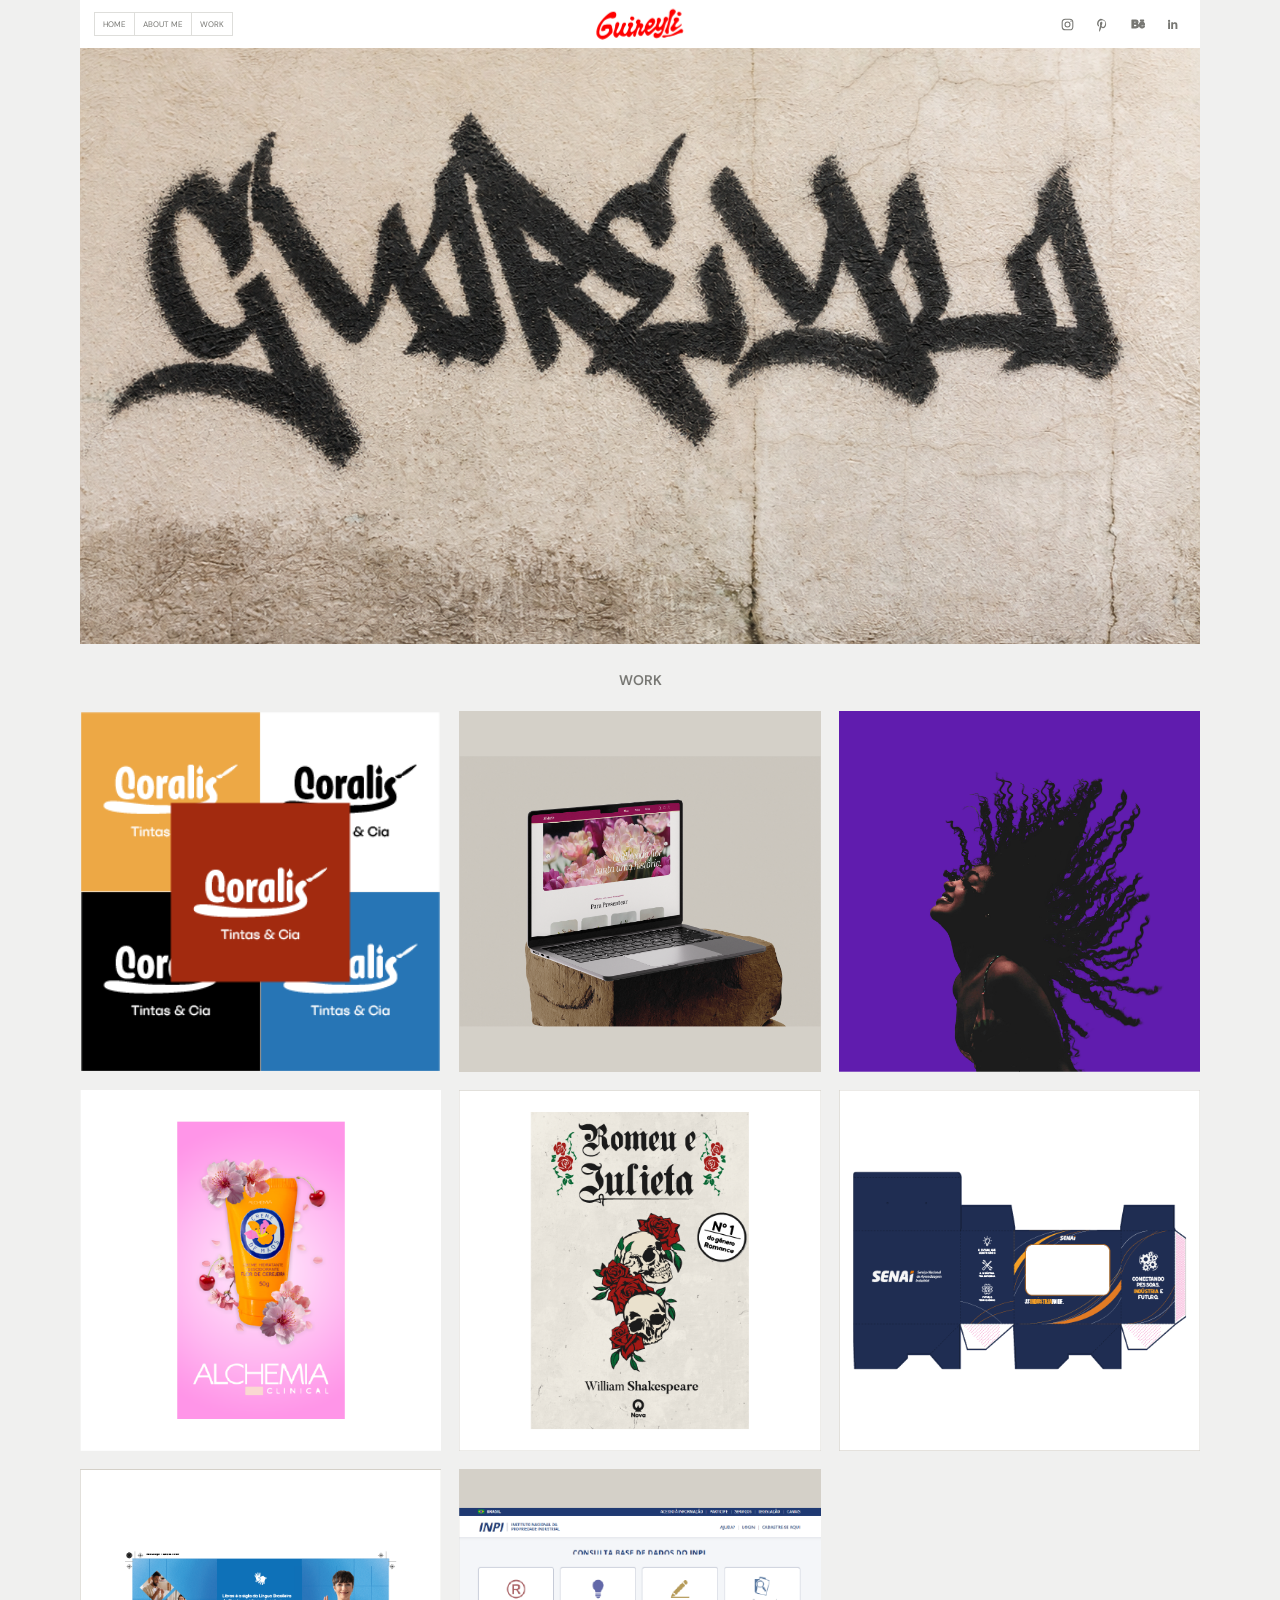
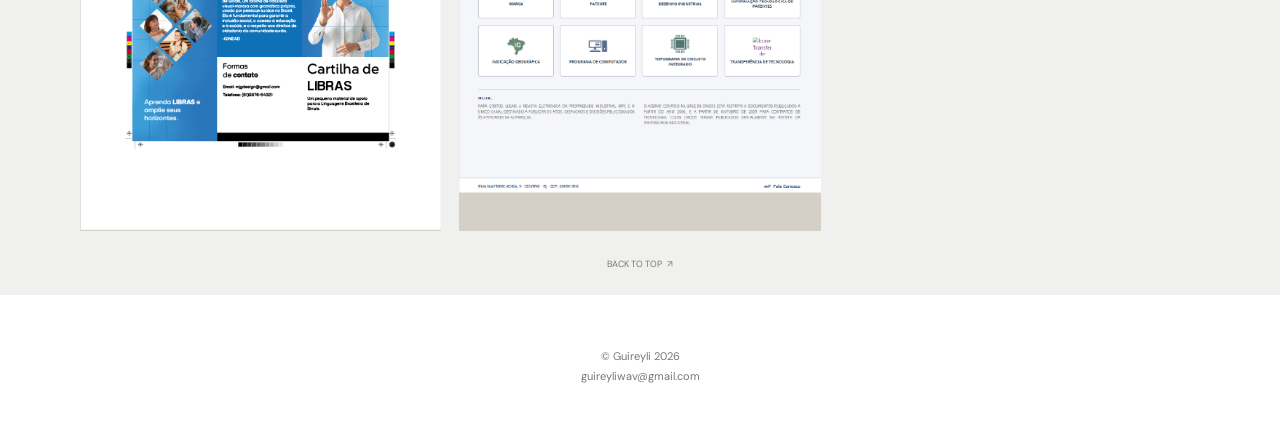
<file: index.html>
<!doctype html>
<html lang="pt-BR">
  <head>
    <meta charset="utf-8">
    <meta name="viewport" content="width=device-width, initial-scale=1">
    <meta name="theme-color" content="#f0f0ef">
    <meta name="description" content="Portfólio de Gui Reyli: projetos e trabalhos selecionados.">
    <title>Gui Reyli — Portfólio</title>
    <link rel="stylesheet" href="styles.css">
    <script src="site.js" defer></script>
  </head>
  <body id="topo">
    <header class="site-header">
      <nav class="main-nav" aria-label="Navegação principal">
        <a href="#topo">Home</a>
        <a href="sobre.html">About Me</a>
        <a href="#trabalhos">Work</a>
      </nav>

      <a class="wordmark" href="index.html" aria-label="Gui Reyli, home">
        <img src="midia/logo%202.gif" alt="Gui Reyli">
      </a>

      <nav class="social-nav" aria-label="Redes sociais">
        <a href="https://www.instagram.com/guireyli_?stkn=eWpnYWdoYXVlZnVl&amp;utm_source=qr" aria-label="Instagram" title="Instagram" target="_blank" rel="noopener noreferrer">
          <svg viewBox="0 0 24 24" aria-hidden="true"><rect x="3.5" y="3.5" width="17" height="17" rx="5"/><circle cx="12" cy="12" r="4"/><circle class="icon-fill" cx="17.6" cy="6.7" r="1"/></svg>
        </a>
        <a href="https://br.pinterest.com/guilhermedejesuscarretero/" aria-label="Pinterest" title="Pinterest" target="_blank" rel="noopener noreferrer">
          <svg viewBox="0 0 24 24" aria-hidden="true"><path class="icon-fill" d="M12.1 2.3c-5.4 0-8.8 3.7-8.8 8.2 0 2 .8 3.8 2.4 4.5.3.1.5 0 .6-.3l.2-.9c.1-.3 0-.4-.2-.7-.5-.6-.8-1.3-.8-2.4 0-3 2.3-5.7 5.9-5.7 3.2 0 5 2 5 4.6 0 3.5-1.6 6.4-3.8 6.4-1.3 0-2.2-1.1-1.9-2.3.4-1.5 1.1-3.1 1.1-4.2 0-1-.5-1.8-1.6-1.8-1.3 0-2.3 1.3-2.3 3.1 0 1.1.4 1.9.4 1.9l-1.5 6.3c-.4 1.9-.1 4.3-.1 4.5 0 .2.2.2.3.1.1-.2 1.7-2.1 2.2-4 .2-.5.9-3.3.9-3.3.4.8 1.4 1.5 2.4 1.5 3.2 0 5.3-2.9 5.3-6.8 0-3.7-3.2-7.7-8.7-7.7Z"/></svg>
        </a>
        <a href="https://www.behance.net/joaoguilher11" aria-label="Behance" title="Behance" target="_blank" rel="noopener noreferrer">
          <svg viewBox="0 0 24 24" aria-hidden="true"><text x="2" y="18" class="behance-mark">Bē</text></svg>
        </a>
        <a href="https://www.linkedin.com/in/jo%C3%A3o-guilherme-c-9b238b3b3/" aria-label="LinkedIn" title="LinkedIn" target="_blank" rel="noopener noreferrer">
          <svg viewBox="0 0 24 24" aria-hidden="true"><path class="icon-fill" d="M5 8.5h3V19H5zM6.5 4.5a1.8 1.8 0 1 0 0 3.6 1.8 1.8 0 0 0 0-3.6ZM10 8.5h2.9v1.4h.1c.4-.8 1.4-1.7 3-1.7 3.2 0 3.8 2.1 3.8 4.8V19h-3v-5.3c0-1.3 0-2.9-1.8-2.9s-2.1 1.4-2.1 2.8V19h-3z"/></svg>
        </a>
      </nav>
    </header>

    <main>
      <section class="intro" id="sobre" aria-label="Apresentação">
        <img class="hero-image" src="midia/grafitte-na-parede.png" alt="Grafite de Gui Reyli pintado em uma parede">
      </section>

      <section class="work-section" id="trabalhos" aria-labelledby="work-title">
        <h1 id="work-title">Work</h1>
        <div class="work-grid">
          <a class="work-item has-image" href="#contato" aria-label="Logo Design">
            <img class="work-image" src="midia/criacao-de-logo.png" alt="">
            <span class="work-title">Logo Design</span>
          </a>
          <a class="work-item has-image" href="#contato" aria-label="UX/UI Design">
            <img class="work-image work-image--contain" src="midia/design-ux-ui.png" alt="">
            <span class="work-title">UX/UI Design</span>
          </a>
          <a class="work-item has-image" href="#contato" aria-label="Photo Editing">
            <img class="work-image" src="midia/edicao-de-fotos.png" alt="">
            <span class="work-title">Photo Editing</span>
          </a>
          <a class="work-item has-image" href="#contato" aria-label="Advertising">
            <img class="work-image" src="midia/propaganda.png" alt="">
            <span class="work-title">Advertising</span>
          </a>
          <a class="work-item has-image" href="#contato" aria-label="Book Cover">
            <img class="work-image work-image--contain" src="midia/capa-de-livro.png" alt="Capa ilustrada de Romeu e Julieta">
            <span class="work-title">Book Cover</span>
          </a>
          <a class="work-item has-image" href="#contato" aria-label="SENAI Packaging">
            <img class="work-image work-image--contain" src="midia/embalagem-senai.png" alt="Projeto gráfico de embalagem para o SENAI">
            <span class="work-title">SENAI Packaging</span>
          </a>
          <a class="work-item has-image" href="#contato" aria-label="Libras Guide">
            <img class="work-image work-image--contain" src="midia/folder-libras.png" alt="Projeto editorial de cartilha de Libras">
            <span class="work-title">Libras Guide</span>
          </a>
          <a class="work-item has-image" href="#contato" aria-label="INPI Website">
            <img class="work-image work-image--contain" src="midia/site-inpi.png" alt="Interface de consulta do site do INPI">
            <span class="work-title">INPI Website</span>
          </a>
        </div>
        <a class="back-to-top" href="#topo">Back to Top <span aria-hidden="true">↗</span></a>
      </section>
    </main>

    <footer class="site-footer" id="contato">
      <p>© Guireyli 2026</p>
      <button class="email-copy" type="button" data-copy-email="guireyliwav@gmail.com">guireyliwav@gmail.com</button>
    </footer>
    <div class="copy-toast" role="status" aria-live="polite" aria-atomic="true"></div>
  </body>
</html>
</file>
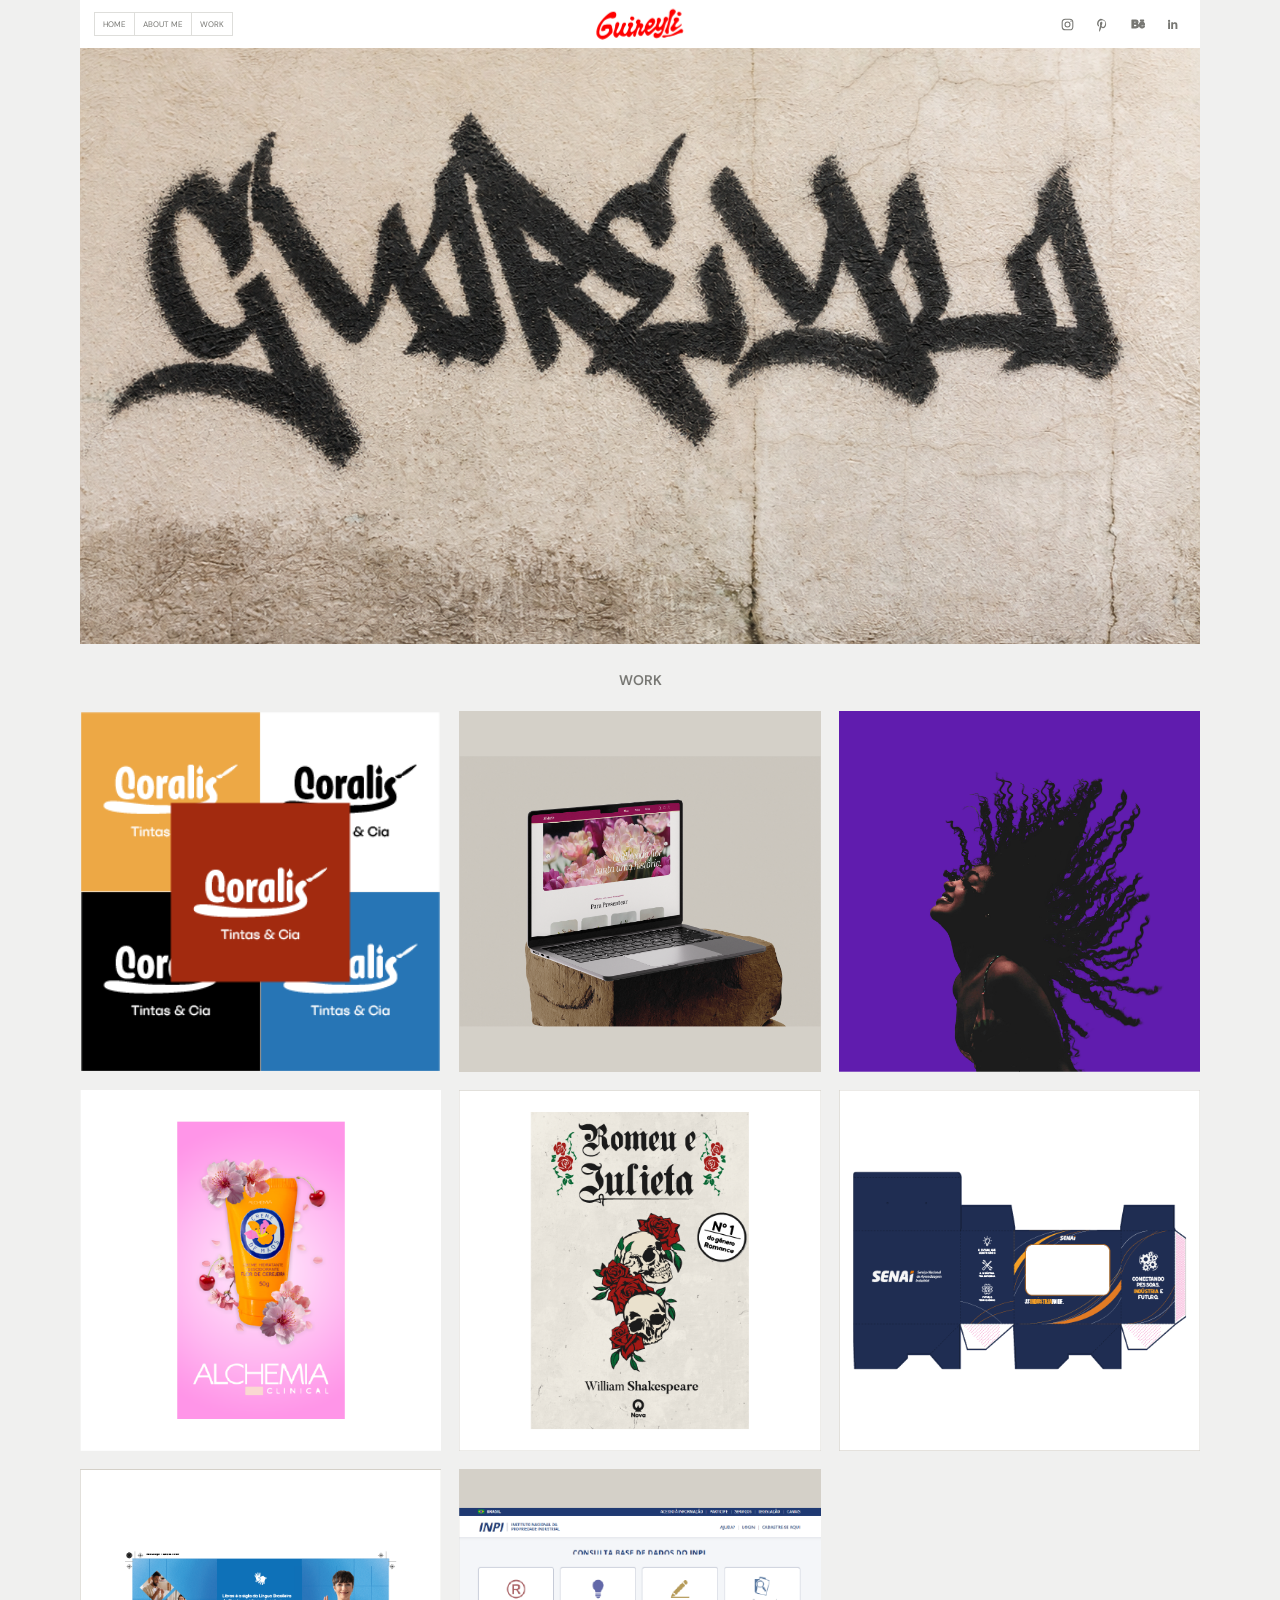
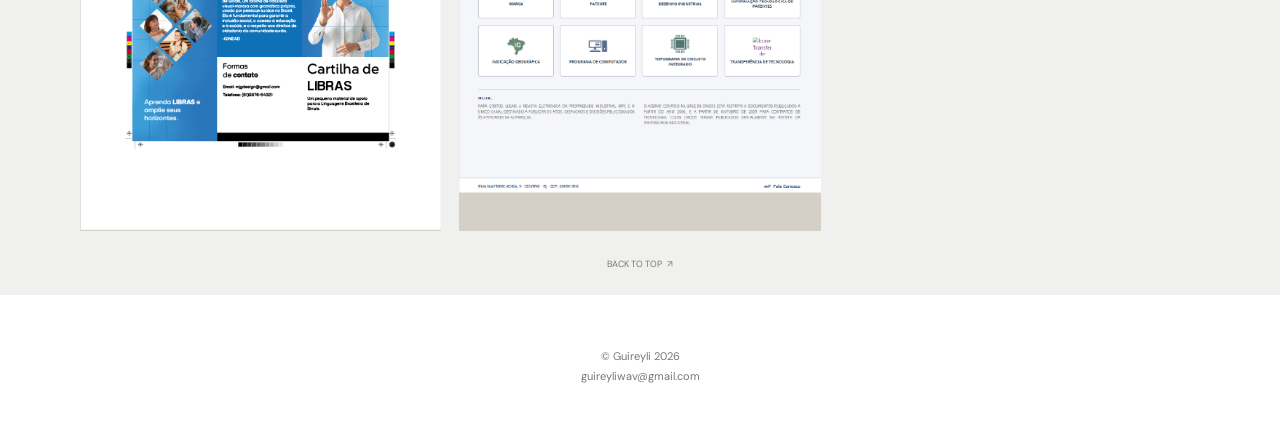
<file: guireyli-site/site/index.html>
<!doctype html>
<html lang="pt-BR">
  <head>
    <meta charset="utf-8">
    <meta name="viewport" content="width=device-width, initial-scale=1">
    <meta name="theme-color" content="#f0f0ef">
    <meta name="description" content="Portfólio de Gui Reyli: projetos e trabalhos selecionados.">
    <title>Gui Reyli — Portfólio</title>
    <link rel="stylesheet" href="styles.css">
    <script src="site.js" defer></script>
  </head>
  <body id="topo">
    <header class="site-header">
      <nav class="main-nav" aria-label="Navegação principal">
        <a href="#topo">Home</a>
        <a href="sobre.html">About Me</a>
        <a href="#trabalhos">Work</a>
      </nav>

      <a class="wordmark" href="index.html" aria-label="Gui Reyli, home">
        <img src="../midia/logo%202.gif" alt="Gui Reyli">
      </a>

      <nav class="social-nav" aria-label="Redes sociais">
        <a href="https://www.instagram.com/guireyli_?stkn=eWpnYWdoYXVlZnVl&amp;utm_source=qr" aria-label="Instagram" title="Instagram" target="_blank" rel="noopener noreferrer">
          <svg viewBox="0 0 24 24" aria-hidden="true"><rect x="3.5" y="3.5" width="17" height="17" rx="5"/><circle cx="12" cy="12" r="4"/><circle class="icon-fill" cx="17.6" cy="6.7" r="1"/></svg>
        </a>
        <a href="https://br.pinterest.com/guilhermedejesuscarretero/" aria-label="Pinterest" title="Pinterest" target="_blank" rel="noopener noreferrer">
          <svg viewBox="0 0 24 24" aria-hidden="true"><path class="icon-fill" d="M12.1 2.3c-5.4 0-8.8 3.7-8.8 8.2 0 2 .8 3.8 2.4 4.5.3.1.5 0 .6-.3l.2-.9c.1-.3 0-.4-.2-.7-.5-.6-.8-1.3-.8-2.4 0-3 2.3-5.7 5.9-5.7 3.2 0 5 2 5 4.6 0 3.5-1.6 6.4-3.8 6.4-1.3 0-2.2-1.1-1.9-2.3.4-1.5 1.1-3.1 1.1-4.2 0-1-.5-1.8-1.6-1.8-1.3 0-2.3 1.3-2.3 3.1 0 1.1.4 1.9.4 1.9l-1.5 6.3c-.4 1.9-.1 4.3-.1 4.5 0 .2.2.2.3.1.1-.2 1.7-2.1 2.2-4 .2-.5.9-3.3.9-3.3.4.8 1.4 1.5 2.4 1.5 3.2 0 5.3-2.9 5.3-6.8 0-3.7-3.2-7.7-8.7-7.7Z"/></svg>
        </a>
        <a href="https://www.behance.net/joaoguilher11" aria-label="Behance" title="Behance" target="_blank" rel="noopener noreferrer">
          <svg viewBox="0 0 24 24" aria-hidden="true"><text x="2" y="18" class="behance-mark">Bē</text></svg>
        </a>
        <a href="https://www.linkedin.com/in/jo%C3%A3o-guilherme-c-9b238b3b3/" aria-label="LinkedIn" title="LinkedIn" target="_blank" rel="noopener noreferrer">
          <svg viewBox="0 0 24 24" aria-hidden="true"><path class="icon-fill" d="M5 8.5h3V19H5zM6.5 4.5a1.8 1.8 0 1 0 0 3.6 1.8 1.8 0 0 0 0-3.6ZM10 8.5h2.9v1.4h.1c.4-.8 1.4-1.7 3-1.7 3.2 0 3.8 2.1 3.8 4.8V19h-3v-5.3c0-1.3 0-2.9-1.8-2.9s-2.1 1.4-2.1 2.8V19h-3z"/></svg>
        </a>
      </nav>
    </header>

    <main>
      <section class="intro" id="sobre" aria-label="Apresentação">
        <img class="hero-image" src="../midia/grafitte-na-parede.png" alt="Grafite de Gui Reyli pintado em uma parede">
      </section>

      <section class="work-section" id="trabalhos" aria-labelledby="work-title">
        <h1 id="work-title">Work</h1>
        <div class="work-grid">
          <a class="work-item has-image" href="#contato" aria-label="Logo Design">
            <img class="work-image" src="../midia/criacao-de-logo.png" alt="">
            <span class="work-title">Logo Design</span>
          </a>
          <a class="work-item has-image" href="#contato" aria-label="UX/UI Design">
            <img class="work-image work-image--contain" src="../midia/design-ux-ui.png" alt="">
            <span class="work-title">UX/UI Design</span>
          </a>
          <a class="work-item has-image" href="#contato" aria-label="Photo Editing">
            <img class="work-image" src="../midia/edicao-de-fotos.png" alt="">
            <span class="work-title">Photo Editing</span>
          </a>
          <a class="work-item has-image" href="#contato" aria-label="Advertising">
            <img class="work-image" src="../midia/propaganda.png" alt="">
            <span class="work-title">Advertising</span>
          </a>
          <a class="work-item has-image" href="#contato" aria-label="Book Cover">
            <img class="work-image work-image--contain" src="../midia/capa-de-livro.png" alt="Capa ilustrada de Romeu e Julieta">
            <span class="work-title">Book Cover</span>
          </a>
          <a class="work-item has-image" href="#contato" aria-label="SENAI Packaging">
            <img class="work-image work-image--contain" src="../midia/embalagem-senai.png" alt="Projeto gráfico de embalagem para o SENAI">
            <span class="work-title">SENAI Packaging</span>
          </a>
          <a class="work-item has-image" href="#contato" aria-label="Libras Guide">
            <img class="work-image work-image--contain" src="../midia/folder-libras.png" alt="Projeto editorial de cartilha de Libras">
            <span class="work-title">Libras Guide</span>
          </a>
          <a class="work-item has-image" href="#contato" aria-label="INPI Website">
            <img class="work-image work-image--contain" src="../midia/site-inpi.png" alt="Interface de consulta do site do INPI">
            <span class="work-title">INPI Website</span>
          </a>
        </div>
        <a class="back-to-top" href="#topo">Back to Top <span aria-hidden="true">↗</span></a>
      </section>
    </main>

    <footer class="site-footer" id="contato">
      <p>© Guireyli 2026</p>
      <button class="email-copy" type="button" data-copy-email="guireyliwav@gmail.com">guireyliwav@gmail.com</button>
    </footer>
    <div class="copy-toast" role="status" aria-live="polite" aria-atomic="true"></div>
  </body>
</html>
</file>
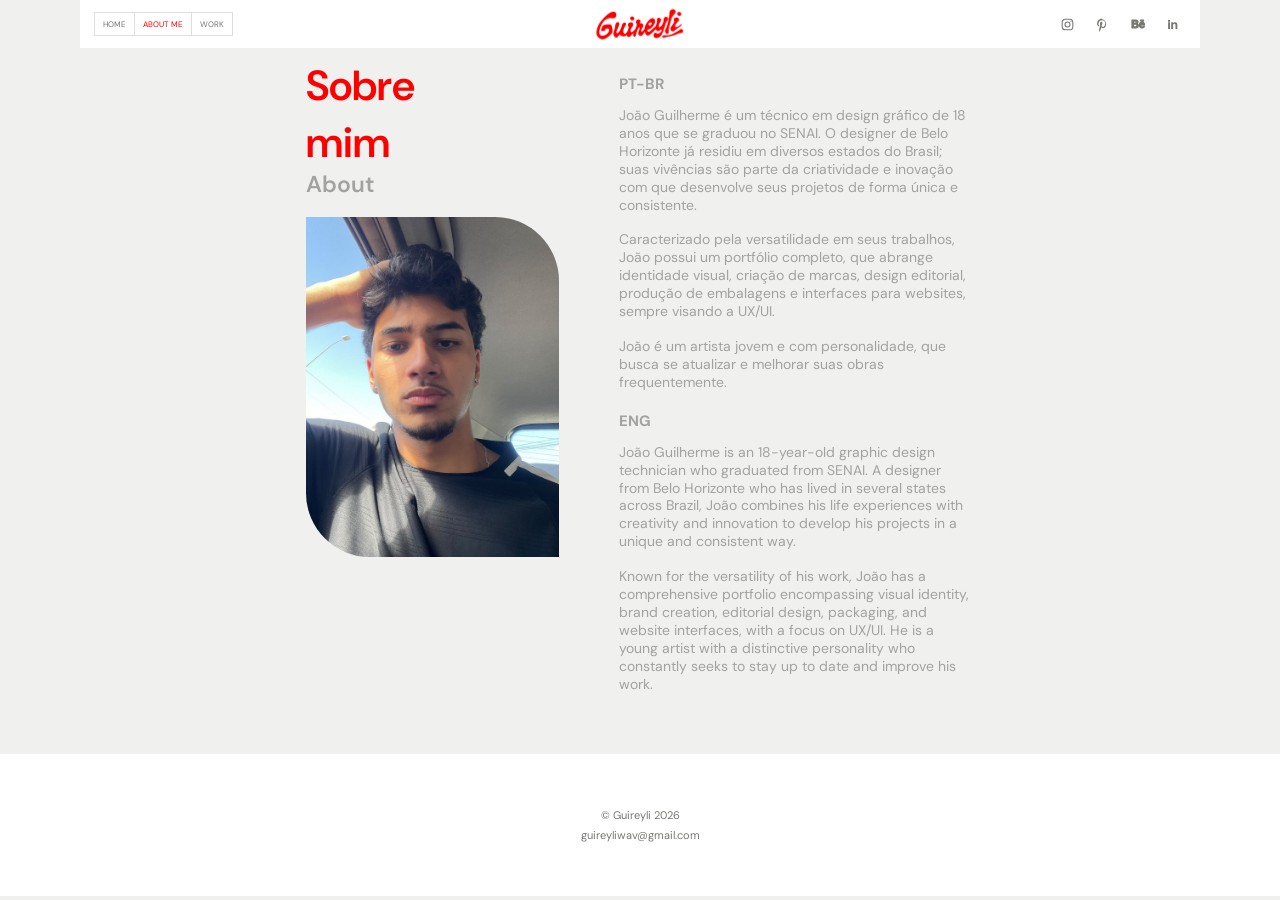
<file: sobre.html>
<!doctype html>
<html lang="pt-BR">
  <head>
    <meta charset="utf-8">
    <meta name="viewport" content="width=device-width, initial-scale=1">
    <meta name="theme-color" content="#f0f0ef">
    <meta name="description" content="Conheça João Guilherme, designer gráfico e criativo por trás do portfólio Gui Reyli.">
    <title>Sobre mim — Gui Reyli</title>
    <link rel="stylesheet" href="styles.css">
    <script src="site.js" defer></script>
  </head>
  <body>
    <header class="site-header" id="topo">
      <nav class="main-nav" aria-label="Navegação principal">
        <a href="index.html#topo">Home</a>
        <a href="sobre.html" aria-current="page">About Me</a>
        <a href="index.html#trabalhos">Work</a>
      </nav>

      <a class="wordmark" href="index.html" aria-label="Gui Reyli, home">
        <img src="midia/logo%202.gif" alt="Gui Reyli">
      </a>

      <nav class="social-nav" aria-label="Redes sociais">
        <a href="https://www.instagram.com/guireyli_?stkn=eWpnYWdoYXVlZnVl&amp;utm_source=qr" aria-label="Instagram" title="Instagram" target="_blank" rel="noopener noreferrer">
          <svg viewBox="0 0 24 24" aria-hidden="true"><rect x="3.5" y="3.5" width="17" height="17" rx="5"/><circle cx="12" cy="12" r="4"/><circle class="icon-fill" cx="17.6" cy="6.7" r="1"/></svg>
        </a>
        <a href="https://br.pinterest.com/guilhermedejesuscarretero/" aria-label="Pinterest" title="Pinterest" target="_blank" rel="noopener noreferrer">
          <svg viewBox="0 0 24 24" aria-hidden="true"><path class="icon-fill" d="M12.1 2.3c-5.4 0-8.8 3.7-8.8 8.2 0 2 .8 3.8 2.4 4.5.3.1.5 0 .6-.3l.2-.9c.1-.3 0-.4-.2-.7-.5-.6-.8-1.3-.8-2.4 0-3 2.3-5.7 5.9-5.7 3.2 0 5 2 5 4.6 0 3.5-1.6 6.4-3.8 6.4-1.3 0-2.2-1.1-1.9-2.3.4-1.5 1.1-3.1 1.1-4.2 0-1-.5-1.8-1.6-1.8-1.3 0-2.3 1.3-2.3 3.1 0 1.1.4 1.9.4 1.9l-1.5 6.3c-.4 1.9-.1 4.3-.1 4.5 0 .2.2.2.3.1.1-.2 1.7-2.1 2.2-4 .2-.5.9-3.3.9-3.3.4.8 1.4 1.5 2.4 1.5 3.2 0 5.3-2.9 5.3-6.8 0-3.7-3.2-7.7-8.7-7.7Z"/></svg>
        </a>
        <a href="https://www.behance.net/joaoguilher11" aria-label="Behance" title="Behance" target="_blank" rel="noopener noreferrer">
          <svg viewBox="0 0 24 24" aria-hidden="true"><text x="2" y="18" class="behance-mark">Bē</text></svg>
        </a>
        <a href="https://www.linkedin.com/in/jo%C3%A3o-guilherme-c-9b238b3b3/" aria-label="LinkedIn" title="LinkedIn" target="_blank" rel="noopener noreferrer">
          <svg viewBox="0 0 24 24" aria-hidden="true"><path class="icon-fill" d="M5 8.5h3V19H5zM6.5 4.5a1.8 1.8 0 1 0 0 3.6 1.8 1.8 0 0 0 0-3.6ZM10 8.5h2.9v1.4h.1c.4-.8 1.4-1.7 3-1.7 3.2 0 3.8 2.1 3.8 4.8V19h-3v-5.3c0-1.3 0-2.9-1.8-2.9s-2.1 1.4-2.1 2.8V19h-3z"/></svg>
        </a>
      </nav>
    </header>

    <main class="about-page">
      <div class="about-layout">
        <section class="about-visual" aria-labelledby="about-title">
          <h1 id="about-title">Sobre<br>mim</h1>
          <p class="about-translation">About</p>
          <img class="about-portrait" src="midia/foto-jg.jpeg" alt="Retrato de João Guilherme">
        </section>

        <section class="about-copy" aria-label="Biografia">
          <h2>PT-BR</h2>
          <p>João Guilherme é um técnico em design gráfico de 18 anos que se graduou no SENAI. O designer de Belo Horizonte já residiu em diversos estados do Brasil; suas vivências são parte da criatividade e inovação com que desenvolve seus projetos de forma única e consistente.</p>
          <p>Caracterizado pela versatilidade em seus trabalhos, João possui um portfólio completo, que abrange identidade visual, criação de marcas, design editorial, produção de embalagens e interfaces para websites, sempre visando a UX/UI.</p>
          <p>João é um artista jovem e com personalidade, que busca se atualizar e melhorar suas obras frequentemente.</p>

          <h2>ENG</h2>
          <p>João Guilherme is an 18-year-old graphic design technician who graduated from SENAI. A designer from Belo Horizonte who has lived in several states across Brazil, João combines his life experiences with creativity and innovation to develop his projects in a unique and consistent way.</p>
          <p>Known for the versatility of his work, João has a comprehensive portfolio encompassing visual identity, brand creation, editorial design, packaging, and website interfaces, with a focus on UX/UI. He is a young artist with a distinctive personality who constantly seeks to stay up to date and improve his work.</p>
        </section>
      </div>
    </main>

    <footer class="site-footer" id="contato">
      <p>© Guireyli 2026</p>
      <button class="email-copy" type="button" data-copy-email="guireyliwav@gmail.com">guireyliwav@gmail.com</button>
    </footer>
    <div class="copy-toast" role="status" aria-live="polite" aria-atomic="true"></div>
  </body>
</html>
</file>
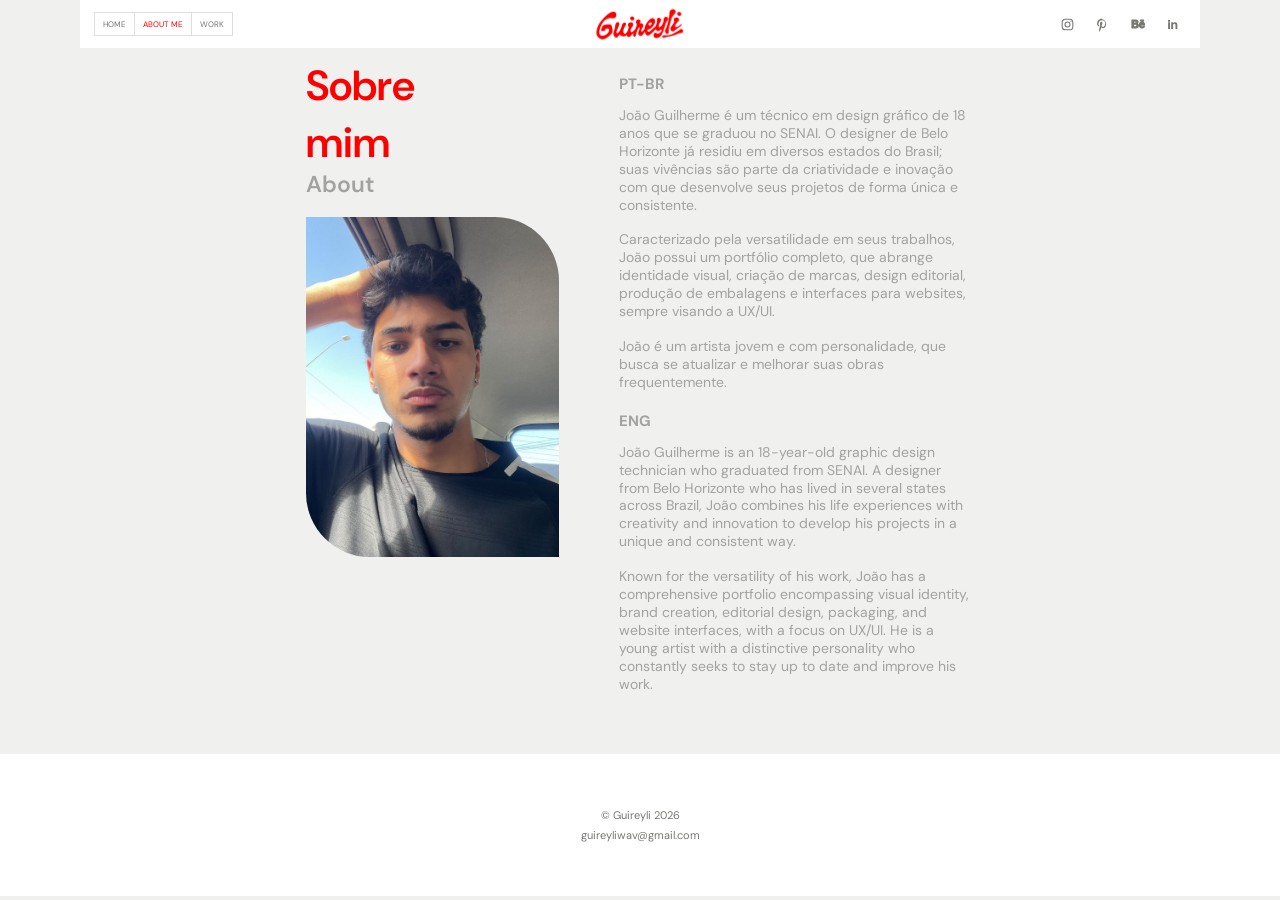
<file: guireyli-site/site/sobre.html>
<!doctype html>
<html lang="pt-BR">
  <head>
    <meta charset="utf-8">
    <meta name="viewport" content="width=device-width, initial-scale=1">
    <meta name="theme-color" content="#f0f0ef">
    <meta name="description" content="Conheça João Guilherme, designer gráfico e criativo por trás do portfólio Gui Reyli.">
    <title>Sobre mim — Gui Reyli</title>
    <link rel="stylesheet" href="styles.css">
    <script src="site.js" defer></script>
  </head>
  <body>
    <header class="site-header" id="topo">
      <nav class="main-nav" aria-label="Navegação principal">
        <a href="index.html#topo">Home</a>
        <a href="sobre.html" aria-current="page">About Me</a>
        <a href="index.html#trabalhos">Work</a>
      </nav>

      <a class="wordmark" href="index.html" aria-label="Gui Reyli, home">
        <img src="../midia/logo%202.gif" alt="Gui Reyli">
      </a>

      <nav class="social-nav" aria-label="Redes sociais">
        <a href="https://www.instagram.com/guireyli_?stkn=eWpnYWdoYXVlZnVl&amp;utm_source=qr" aria-label="Instagram" title="Instagram" target="_blank" rel="noopener noreferrer">
          <svg viewBox="0 0 24 24" aria-hidden="true"><rect x="3.5" y="3.5" width="17" height="17" rx="5"/><circle cx="12" cy="12" r="4"/><circle class="icon-fill" cx="17.6" cy="6.7" r="1"/></svg>
        </a>
        <a href="https://br.pinterest.com/guilhermedejesuscarretero/" aria-label="Pinterest" title="Pinterest" target="_blank" rel="noopener noreferrer">
          <svg viewBox="0 0 24 24" aria-hidden="true"><path class="icon-fill" d="M12.1 2.3c-5.4 0-8.8 3.7-8.8 8.2 0 2 .8 3.8 2.4 4.5.3.1.5 0 .6-.3l.2-.9c.1-.3 0-.4-.2-.7-.5-.6-.8-1.3-.8-2.4 0-3 2.3-5.7 5.9-5.7 3.2 0 5 2 5 4.6 0 3.5-1.6 6.4-3.8 6.4-1.3 0-2.2-1.1-1.9-2.3.4-1.5 1.1-3.1 1.1-4.2 0-1-.5-1.8-1.6-1.8-1.3 0-2.3 1.3-2.3 3.1 0 1.1.4 1.9.4 1.9l-1.5 6.3c-.4 1.9-.1 4.3-.1 4.5 0 .2.2.2.3.1.1-.2 1.7-2.1 2.2-4 .2-.5.9-3.3.9-3.3.4.8 1.4 1.5 2.4 1.5 3.2 0 5.3-2.9 5.3-6.8 0-3.7-3.2-7.7-8.7-7.7Z"/></svg>
        </a>
        <a href="https://www.behance.net/joaoguilher11" aria-label="Behance" title="Behance" target="_blank" rel="noopener noreferrer">
          <svg viewBox="0 0 24 24" aria-hidden="true"><text x="2" y="18" class="behance-mark">Bē</text></svg>
        </a>
        <a href="https://www.linkedin.com/in/jo%C3%A3o-guilherme-c-9b238b3b3/" aria-label="LinkedIn" title="LinkedIn" target="_blank" rel="noopener noreferrer">
          <svg viewBox="0 0 24 24" aria-hidden="true"><path class="icon-fill" d="M5 8.5h3V19H5zM6.5 4.5a1.8 1.8 0 1 0 0 3.6 1.8 1.8 0 0 0 0-3.6ZM10 8.5h2.9v1.4h.1c.4-.8 1.4-1.7 3-1.7 3.2 0 3.8 2.1 3.8 4.8V19h-3v-5.3c0-1.3 0-2.9-1.8-2.9s-2.1 1.4-2.1 2.8V19h-3z"/></svg>
        </a>
      </nav>
    </header>

    <main class="about-page">
      <div class="about-layout">
        <section class="about-visual" aria-labelledby="about-title">
          <h1 id="about-title">Sobre<br>mim</h1>
          <p class="about-translation">About</p>
          <img class="about-portrait" src="../midia/foto-jg.jpeg" alt="Retrato de João Guilherme">
        </section>

        <section class="about-copy" aria-label="Biografia">
          <h2>PT-BR</h2>
          <p>João Guilherme é um técnico em design gráfico de 18 anos que se graduou no SENAI. O designer de Belo Horizonte já residiu em diversos estados do Brasil; suas vivências são parte da criatividade e inovação com que desenvolve seus projetos de forma única e consistente.</p>
          <p>Caracterizado pela versatilidade em seus trabalhos, João possui um portfólio completo, que abrange identidade visual, criação de marcas, design editorial, produção de embalagens e interfaces para websites, sempre visando a UX/UI.</p>
          <p>João é um artista jovem e com personalidade, que busca se atualizar e melhorar suas obras frequentemente.</p>

          <h2>ENG</h2>
          <p>João Guilherme is an 18-year-old graphic design technician who graduated from SENAI. A designer from Belo Horizonte who has lived in several states across Brazil, João combines his life experiences with creativity and innovation to develop his projects in a unique and consistent way.</p>
          <p>Known for the versatility of his work, João has a comprehensive portfolio encompassing visual identity, brand creation, editorial design, packaging, and website interfaces, with a focus on UX/UI. He is a young artist with a distinctive personality who constantly seeks to stay up to date and improve his work.</p>
        </section>
      </div>
    </main>

    <footer class="site-footer" id="contato">
      <p>© Guireyli 2026</p>
      <button class="email-copy" type="button" data-copy-email="guireyliwav@gmail.com">guireyliwav@gmail.com</button>
    </footer>
    <div class="copy-toast" role="status" aria-live="polite" aria-atomic="true"></div>
  </body>
</html>
</file>
<file: styles.css>
@import url('https://fonts.googleapis.com/css2?family=DM+Sans:wght@400;500;600&display=swap');

:root {
  color-scheme: light;
  --paper: #f0f0ef;
  --white: #fff;
  --ink: #30302f;
  --muted: #8d8d8a;
  --brand-red: #ff0000;
  --line: #dededb;
  --page-width: 1120px;
}

* {
  box-sizing: border-box;
}

html {
  scroll-behavior: smooth;
}

body {
  margin: 0;
  background: var(--paper);
  color: var(--ink);
  font-family: 'DM Sans', sans-serif;
  font-size: 12px;
  -webkit-font-smoothing: antialiased;
}

a {
  color: inherit;
  text-decoration: none;
}

.site-header {
  position: sticky;
  top: 0;
  z-index: 10;
  display: grid;
  grid-template-columns: 1fr auto 1fr;
  align-items: center;
  width: min(var(--page-width), calc(100% - 48px));
  height: 48px;
  margin: 0 auto;
  padding: 0 14px;
  background: var(--white);
}

.main-nav,
.social-nav {
  display: flex;
  align-items: center;
}

.main-nav {
  display: flex;
  overflow: hidden;
  justify-self: start;
  border: 1px solid var(--line);
  border-radius: 0;
}

.main-nav a {
  display: flex;
  min-height: 22px;
  align-items: center;
  padding: 0 8px;
  border-right: 1px solid var(--line);
  color: #777773;
  font-size: 8px;
  text-transform: uppercase;
  transition: color 160ms ease;
}

.main-nav a:last-child {
  border-right: 0;
}

.main-nav a[aria-current="page"] {
  color: var(--brand-red);
}

.main-nav a:hover,
.email-copy:hover {
  color: var(--brand-red);
}

.main-nav a:hover {
  color: var(--brand-red);
}

.wordmark {
  position: relative;
  display: block;
  width: 104px;
  height: 34px;
  overflow: hidden;
}

.wordmark img {
  position: absolute;
  top: 50%;
  left: 50%;
  display: block;
  width: 230%;
  max-width: none;
  height: auto;
  transform: translate(-50%, -50%);
}

.social-nav {
  justify-self: end;
  gap: 7px;
}

.social-nav a {
  display: grid;
  width: 28px;
  height: 28px;
  place-items: center;
  color: #777773;
  transition: color 160ms ease;
}

.social-nav a:hover {
  color: var(--brand-red);
}

.social-nav svg {
  width: 15px;
  height: 15px;
  fill: none;
  stroke: currentColor;
  stroke-width: 1.7;
  stroke-linecap: round;
  stroke-linejoin: round;
}

.social-nav .icon-fill {
  fill: currentColor;
  stroke: none;
}

.social-nav .behance-mark {
  fill: currentColor;
  font-family: Arial, sans-serif;
  font-size: 17px;
  font-weight: 700;
}

.site-header a:focus-visible {
  outline: 2px solid var(--ink);
  outline-offset: 2px;
  z-index: 1;
}

.intro {
  width: min(var(--page-width), calc(100% - 48px));
  margin: 0 auto;
}

.image-placeholder {
  position: relative;
  overflow: hidden;
  background: var(--white);
}

.image-placeholder::before,
.image-placeholder::after {
  position: absolute;
  top: 50%;
  left: 50%;
  width: 142%;
  height: 1px;
  background: #e2e2df;
  content: '';
  transform: translate(-50%, -50%) rotate(45deg);
  transform-origin: center;
}

.image-placeholder::after {
  transform: translate(-50%, -50%) rotate(-45deg);
}

.hero-image {
  display: block;
  width: 100%;
  aspect-ratio: 1.88;
  background: var(--white);
  object-fit: cover;
}

.about-page {
  padding: 10px 24px 44px;
  background: var(--paper);
}

.about-layout {
  display: grid;
  grid-template-columns: minmax(0, 253px) minmax(0, 1fr);
  gap: 60px;
  width: min(100%, 668px);
  margin: 0 auto;
}

.about-visual h1 {
  margin: 0;
  color: var(--brand-red);
  font-size: 42px;
  font-weight: 600;
  line-height: 1.35;
}

.about-translation {
  margin: 0 0 18px;
  color: #a2a2a0;
  font-size: 23px;
  font-weight: 600;
  line-height: 1.2;
}

.about-portrait {
  display: block;
  width: 100%;
  aspect-ratio: 0.745;
  object-fit: cover;
  border-radius: 0 64px 0 64px;
}

.about-copy {
  padding-top: 17px;
  color: #a2a2a0;
  font-size: 14px;
  line-height: 1.28;
}

.about-copy h2 {
  margin: 0 0 14px;
  color: #a2a2a0;
  font-size: 15px;
  font-weight: 700;
  line-height: 1.2;
}

.about-copy p {
  margin: 0 0 17px;
}

.about-copy h2:not(:first-child) {
  margin-top: 20px;
}

.work-section {
  padding: 27px 24px 25px;
  background: var(--paper);
}

.work-section h1 {
  margin: 0 0 22px;
  color: #777773;
  font-size: 14px;
  font-weight: 600;
  text-align: center;
  text-transform: uppercase;
}

.work-grid {
  display: grid;
  grid-template-columns: repeat(3, minmax(0, 1fr));
  gap: 18px;
  width: min(100%, var(--page-width));
  margin: 0 auto;
}

.work-item {
  position: relative;
  display: block;
  overflow: hidden;
  aspect-ratio: 1;
  outline-offset: 4px;
}

.work-item .image-placeholder {
  width: 100%;
  height: 100%;
  transition: opacity 180ms ease;
}

.work-item:hover .image-placeholder {
  opacity: 0.76;
}

.work-item:focus-visible {
  outline: 2px solid var(--brand-red);
}

.work-image {
  display: block;
  width: 100%;
  height: 100%;
  object-fit: cover;
  transition: transform 300ms ease;
}

.work-image--contain {
  object-fit: contain;
  background: #d4d0c8;
}

.work-item.has-image::after {
  position: absolute;
  inset: 0;
  background: linear-gradient(180deg, transparent 35%, rgb(0 0 0 / 58%) 100%);
  content: '';
  opacity: 0;
  transition: opacity 200ms ease;
}

.work-title {
  position: absolute;
  z-index: 1;
  right: 16px;
  bottom: 16px;
  left: 16px;
  color: var(--white);
  font-size: 14px;
  font-weight: 500;
  text-align: center;
  opacity: 0;
  transform: translateY(5px);
  transition: opacity 200ms ease, transform 200ms ease;
}

.work-item.has-image:hover::after,
.work-item.has-image:focus-visible::after {
  opacity: 1;
}

.work-item.has-image:hover .work-title,
.work-item.has-image:focus-visible .work-title {
  opacity: 1;
  transform: translateY(0);
}

.work-item.has-image:hover .work-image {
  transform: scale(1.025);
}

.back-to-top {
  display: block;
  width: fit-content;
  margin: 27px auto 0;
  color: #777773;
  font-size: 9px;
  text-transform: uppercase;
  transition: color 160ms ease;
}

.back-to-top:hover,
.back-to-top:focus-visible {
  color: var(--brand-red);
}

.back-to-top span {
  padding-left: 3px;
}

.site-footer {
  display: flex;
  min-height: 142px;
  flex-direction: column;
  align-items: center;
  justify-content: center;
  gap: 6px;
  background: var(--white);
  color: #777773;
  font-size: 11px;
}

.site-footer p {
  margin: 0;
}

.email-copy {
  padding: 0;
  border: 0;
  background: transparent;
  color: inherit;
  cursor: pointer;
  font: inherit;
  transition: color 160ms ease;
}

.email-copy:focus-visible {
  outline: 2px solid var(--ink);
  outline-offset: 3px;
}

.copy-toast {
  position: fixed;
  z-index: 20;
  bottom: 24px;
  left: 50%;
  max-width: calc(100% - 32px);
  padding: 10px 14px;
  border: 1px solid var(--line);
  border-left: 3px solid var(--brand-red);
  background: var(--white);
  box-shadow: 0 4px 16px rgb(0 0 0 / 10%);
  color: var(--ink);
  font-size: 11px;
  line-height: 1.35;
  text-align: center;
  opacity: 0;
  pointer-events: none;
  transform: translate(-50%, 6px);
  visibility: hidden;
  transition: opacity 180ms ease, transform 180ms ease, visibility 180ms ease;
}

.copy-toast.is-visible {
  opacity: 1;
  transform: translate(-50%, 0);
  visibility: visible;
}

.copy-toast.is-error {
  border-left-color: var(--muted);
}

@media (min-width: 1200px) {
  .work-section {
    padding-right: max(24px, calc((100% - var(--page-width)) / 2));
    padding-left: max(24px, calc((100% - var(--page-width)) / 2));
  }
}

@media (max-width: 640px) {
  .site-header {
    width: 100%;
    height: auto;
    min-height: 74px;
    grid-template-columns: 1fr auto;
    gap: 9px 16px;
    padding: 12px 16px 10px;
  }

  .wordmark {
    grid-column: 1;
    grid-row: 1;
    width: 96px;
  }

  .social-nav {
    grid-column: 2;
    grid-row: 1;
    gap: 14px;
  }

  .main-nav {
    grid-column: 1 / -1;
    grid-row: 2;
  }

  .main-nav a {
    min-height: 27px;
    justify-content: center;
    padding: 0 7px;
    font-size: 8px;
  }

  .main-nav {
    width: fit-content;
    justify-self: center;
  }

  .intro {
    width: 100%;
  }

  .about-page {
    padding: 24px 20px 36px;
  }

  .about-layout {
    grid-template-columns: minmax(0, 1fr);
    gap: 28px;
    width: min(100%, 400px);
  }

  .about-visual h1 {
    font-size: 38px;
    line-height: 1.2;
  }

  .about-translation {
    margin-bottom: 15px;
    font-size: 21px;
  }

  .about-portrait {
    width: min(100%, 300px);
  }

  .about-copy {
    padding-top: 0;
  }

  .hero-image {
    aspect-ratio: 1.25;
  }

  .work-section {
    padding: 24px 16px 22px;
  }

  .work-section h1 {
    margin-bottom: 16px;
  }

  .work-grid {
    gap: 9px;
  }

  .back-to-top {
    margin-top: 22px;
  }

  .site-footer {
    min-height: 120px;
  }
}

@media (hover: none) {
  .work-item.has-image::after {
    opacity: 1;
  }

  .work-title {
    opacity: 1;
    transform: none;
  }
}

@media (prefers-reduced-motion: reduce) {
  html {
    scroll-behavior: auto;
  }

  *,
  *::before,
  *::after {
    transition-duration: 0.01ms !important;
  }
}
</file>
<file: guireyli-site/site/styles.css>
@import url('https://fonts.googleapis.com/css2?family=DM+Sans:wght@400;500;600&display=swap');

:root {
  color-scheme: light;
  --paper: #f0f0ef;
  --white: #fff;
  --ink: #30302f;
  --muted: #8d8d8a;
  --brand-red: #ff0000;
  --line: #dededb;
  --page-width: 1120px;
}

* {
  box-sizing: border-box;
}

html {
  scroll-behavior: smooth;
}

body {
  margin: 0;
  background: var(--paper);
  color: var(--ink);
  font-family: 'DM Sans', sans-serif;
  font-size: 12px;
  -webkit-font-smoothing: antialiased;
}

a {
  color: inherit;
  text-decoration: none;
}

.site-header {
  position: sticky;
  top: 0;
  z-index: 10;
  display: grid;
  grid-template-columns: 1fr auto 1fr;
  align-items: center;
  width: min(var(--page-width), calc(100% - 48px));
  height: 48px;
  margin: 0 auto;
  padding: 0 14px;
  background: var(--white);
}

.main-nav,
.social-nav {
  display: flex;
  align-items: center;
}

.main-nav {
  display: flex;
  overflow: hidden;
  justify-self: start;
  border: 1px solid var(--line);
  border-radius: 0;
}

.main-nav a {
  display: flex;
  min-height: 22px;
  align-items: center;
  padding: 0 8px;
  border-right: 1px solid var(--line);
  color: #777773;
  font-size: 8px;
  text-transform: uppercase;
  transition: color 160ms ease;
}

.main-nav a:last-child {
  border-right: 0;
}

.main-nav a[aria-current="page"] {
  color: var(--brand-red);
}

.main-nav a:hover,
.email-copy:hover {
  color: var(--brand-red);
}

.main-nav a:hover {
  color: var(--brand-red);
}

.wordmark {
  position: relative;
  display: block;
  width: 104px;
  height: 34px;
  overflow: hidden;
}

.wordmark img {
  position: absolute;
  top: 50%;
  left: 50%;
  display: block;
  width: 230%;
  max-width: none;
  height: auto;
  transform: translate(-50%, -50%);
}

.social-nav {
  justify-self: end;
  gap: 7px;
}

.social-nav a {
  display: grid;
  width: 28px;
  height: 28px;
  place-items: center;
  color: #777773;
  transition: color 160ms ease;
}

.social-nav a:hover {
  color: var(--brand-red);
}

.social-nav svg {
  width: 15px;
  height: 15px;
  fill: none;
  stroke: currentColor;
  stroke-width: 1.7;
  stroke-linecap: round;
  stroke-linejoin: round;
}

.social-nav .icon-fill {
  fill: currentColor;
  stroke: none;
}

.social-nav .behance-mark {
  fill: currentColor;
  font-family: Arial, sans-serif;
  font-size: 17px;
  font-weight: 700;
}

.site-header a:focus-visible {
  outline: 2px solid var(--ink);
  outline-offset: 2px;
  z-index: 1;
}

.intro {
  width: min(var(--page-width), calc(100% - 48px));
  margin: 0 auto;
}

.image-placeholder {
  position: relative;
  overflow: hidden;
  background: var(--white);
}

.image-placeholder::before,
.image-placeholder::after {
  position: absolute;
  top: 50%;
  left: 50%;
  width: 142%;
  height: 1px;
  background: #e2e2df;
  content: '';
  transform: translate(-50%, -50%) rotate(45deg);
  transform-origin: center;
}

.image-placeholder::after {
  transform: translate(-50%, -50%) rotate(-45deg);
}

.hero-image {
  display: block;
  width: 100%;
  aspect-ratio: 1.88;
  background: var(--white);
  object-fit: cover;
}

.about-page {
  padding: 10px 24px 44px;
  background: var(--paper);
}

.about-layout {
  display: grid;
  grid-template-columns: minmax(0, 253px) minmax(0, 1fr);
  gap: 60px;
  width: min(100%, 668px);
  margin: 0 auto;
}

.about-visual h1 {
  margin: 0;
  color: var(--brand-red);
  font-size: 42px;
  font-weight: 600;
  line-height: 1.35;
}

.about-translation {
  margin: 0 0 18px;
  color: #a2a2a0;
  font-size: 23px;
  font-weight: 600;
  line-height: 1.2;
}

.about-portrait {
  display: block;
  width: 100%;
  aspect-ratio: 0.745;
  object-fit: cover;
  border-radius: 0 64px 0 64px;
}

.about-copy {
  padding-top: 17px;
  color: #a2a2a0;
  font-size: 14px;
  line-height: 1.28;
}

.about-copy h2 {
  margin: 0 0 14px;
  color: #a2a2a0;
  font-size: 15px;
  font-weight: 700;
  line-height: 1.2;
}

.about-copy p {
  margin: 0 0 17px;
}

.about-copy h2:not(:first-child) {
  margin-top: 20px;
}

.work-section {
  padding: 27px 24px 25px;
  background: var(--paper);
}

.work-section h1 {
  margin: 0 0 22px;
  color: #777773;
  font-size: 14px;
  font-weight: 600;
  text-align: center;
  text-transform: uppercase;
}

.work-grid {
  display: grid;
  grid-template-columns: repeat(3, minmax(0, 1fr));
  gap: 18px;
  width: min(100%, var(--page-width));
  margin: 0 auto;
}

.work-item {
  position: relative;
  display: block;
  overflow: hidden;
  aspect-ratio: 1;
  outline-offset: 4px;
}

.work-item .image-placeholder {
  width: 100%;
  height: 100%;
  transition: opacity 180ms ease;
}

.work-item:hover .image-placeholder {
  opacity: 0.76;
}

.work-item:focus-visible {
  outline: 2px solid var(--brand-red);
}

.work-image {
  display: block;
  width: 100%;
  height: 100%;
  object-fit: cover;
  transition: transform 300ms ease;
}

.work-image--contain {
  object-fit: contain;
  background: #d4d0c8;
}

.work-item.has-image::after {
  position: absolute;
  inset: 0;
  background: linear-gradient(180deg, transparent 35%, rgb(0 0 0 / 58%) 100%);
  content: '';
  opacity: 0;
  transition: opacity 200ms ease;
}

.work-title {
  position: absolute;
  z-index: 1;
  right: 16px;
  bottom: 16px;
  left: 16px;
  color: var(--white);
  font-size: 14px;
  font-weight: 500;
  text-align: center;
  opacity: 0;
  transform: translateY(5px);
  transition: opacity 200ms ease, transform 200ms ease;
}

.work-item.has-image:hover::after,
.work-item.has-image:focus-visible::after {
  opacity: 1;
}

.work-item.has-image:hover .work-title,
.work-item.has-image:focus-visible .work-title {
  opacity: 1;
  transform: translateY(0);
}

.work-item.has-image:hover .work-image {
  transform: scale(1.025);
}

.back-to-top {
  display: block;
  width: fit-content;
  margin: 27px auto 0;
  color: #777773;
  font-size: 9px;
  text-transform: uppercase;
  transition: color 160ms ease;
}

.back-to-top:hover,
.back-to-top:focus-visible {
  color: var(--brand-red);
}

.back-to-top span {
  padding-left: 3px;
}

.site-footer {
  display: flex;
  min-height: 142px;
  flex-direction: column;
  align-items: center;
  justify-content: center;
  gap: 6px;
  background: var(--white);
  color: #777773;
  font-size: 11px;
}

.site-footer p {
  margin: 0;
}

.email-copy {
  padding: 0;
  border: 0;
  background: transparent;
  color: inherit;
  cursor: pointer;
  font: inherit;
  transition: color 160ms ease;
}

.email-copy:focus-visible {
  outline: 2px solid var(--ink);
  outline-offset: 3px;
}

.copy-toast {
  position: fixed;
  z-index: 20;
  bottom: 24px;
  left: 50%;
  max-width: calc(100% - 32px);
  padding: 10px 14px;
  border: 1px solid var(--line);
  border-left: 3px solid var(--brand-red);
  background: var(--white);
  box-shadow: 0 4px 16px rgb(0 0 0 / 10%);
  color: var(--ink);
  font-size: 11px;
  line-height: 1.35;
  text-align: center;
  opacity: 0;
  pointer-events: none;
  transform: translate(-50%, 6px);
  visibility: hidden;
  transition: opacity 180ms ease, transform 180ms ease, visibility 180ms ease;
}

.copy-toast.is-visible {
  opacity: 1;
  transform: translate(-50%, 0);
  visibility: visible;
}

.copy-toast.is-error {
  border-left-color: var(--muted);
}

@media (min-width: 1200px) {
  .work-section {
    padding-right: max(24px, calc((100% - var(--page-width)) / 2));
    padding-left: max(24px, calc((100% - var(--page-width)) / 2));
  }
}

@media (max-width: 640px) {
  .site-header {
    width: 100%;
    height: auto;
    min-height: 74px;
    grid-template-columns: 1fr auto;
    gap: 9px 16px;
    padding: 12px 16px 10px;
  }

  .wordmark {
    grid-column: 1;
    grid-row: 1;
    width: 96px;
  }

  .social-nav {
    grid-column: 2;
    grid-row: 1;
    gap: 14px;
  }

  .main-nav {
    grid-column: 1 / -1;
    grid-row: 2;
  }

  .main-nav a {
    min-height: 27px;
    justify-content: center;
    padding: 0 7px;
    font-size: 8px;
  }

  .main-nav {
    width: fit-content;
    justify-self: center;
  }

  .intro {
    width: 100%;
  }

  .about-page {
    padding: 24px 20px 36px;
  }

  .about-layout {
    grid-template-columns: minmax(0, 1fr);
    gap: 28px;
    width: min(100%, 400px);
  }

  .about-visual h1 {
    font-size: 38px;
    line-height: 1.2;
  }

  .about-translation {
    margin-bottom: 15px;
    font-size: 21px;
  }

  .about-portrait {
    width: min(100%, 300px);
  }

  .about-copy {
    padding-top: 0;
  }

  .hero-image {
    aspect-ratio: 1.25;
  }

  .work-section {
    padding: 24px 16px 22px;
  }

  .work-section h1 {
    margin-bottom: 16px;
  }

  .work-grid {
    gap: 9px;
  }

  .back-to-top {
    margin-top: 22px;
  }

  .site-footer {
    min-height: 120px;
  }
}

@media (hover: none) {
  .work-item.has-image::after {
    opacity: 1;
  }

  .work-title {
    opacity: 1;
    transform: none;
  }
}

@media (prefers-reduced-motion: reduce) {
  html {
    scroll-behavior: auto;
  }

  *,
  *::before,
  *::after {
    transition-duration: 0.01ms !important;
  }
}
</file>
